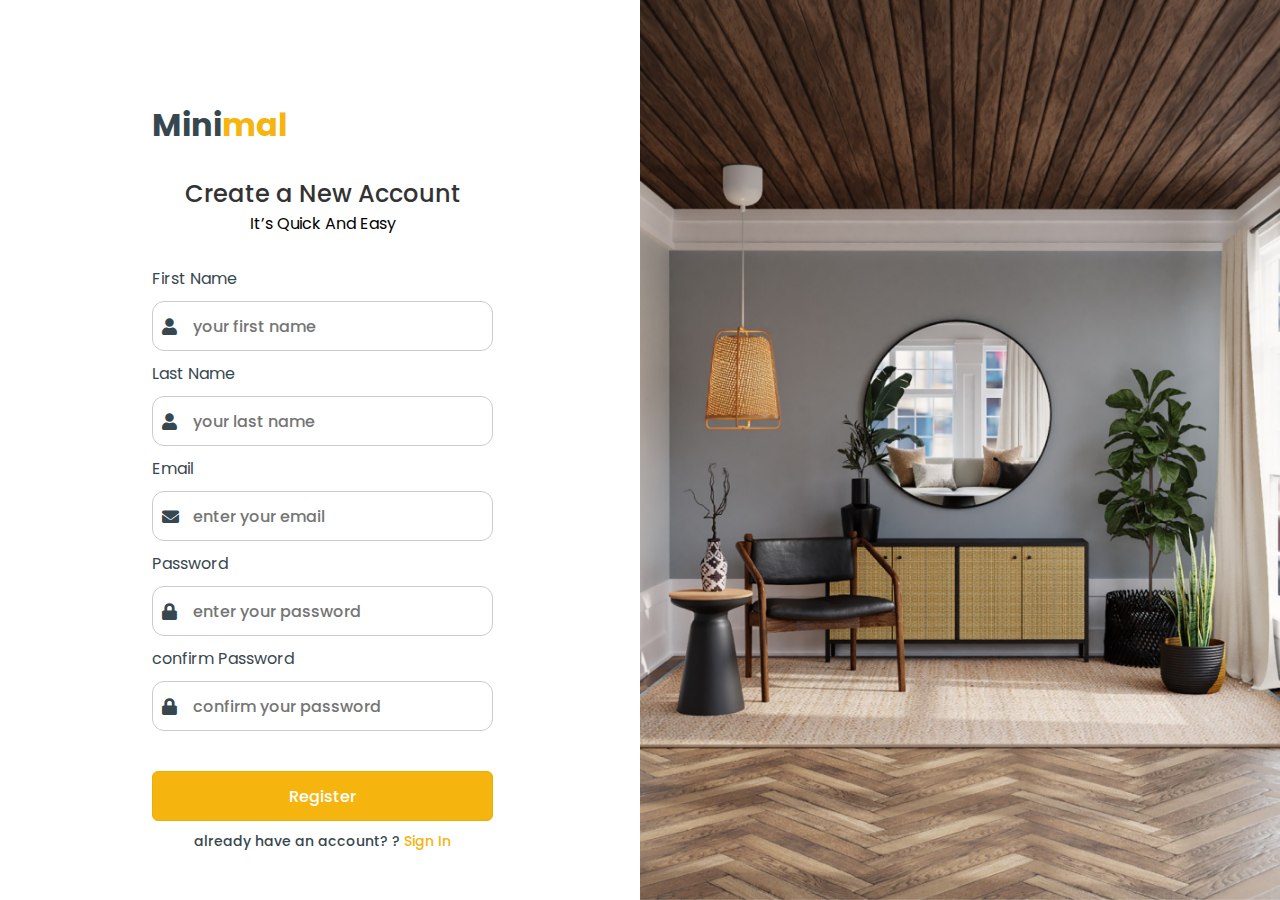
<file: sign up/daftar.html>
<!DOCTYPE html>
<html lang="en" dir="ltr">
  <head>
    <meta charset="UTF-8" />
    <title>Minimal Login</title>
    <link rel="stylesheet" href="stylee.css" />
    <!-- Fontawesome CDN Link -->
    <link rel="stylesheet" href="https://cdnjs.cloudflare.com/ajax/libs/font-awesome/5.15.3/css/all.min.css" />
    <meta name="viewport" content="width=device-width, initial-scale=1.0" />
  </head>
  <body>
    <div class="container">
      <input type="checkbox" id="flip" />
      <div class="cover">
        <div class="front">
          <img src="bg.png" alt="" />
        </div>
      </div>
      <div class="forms">
        <div class="form-content">
          <div class="login-form">
            <h1 style="color: #37474f">Mini<span style="color: #f6b50e">mal</span></h1>
            <div class="title">Create a New Account</div>
            <div style="text-align: center">It’s Quick And Easy</div>
            <form action="#">
              <div class="input-boxes">
                <label for="name">First Name</label>
                <div class="input-box">
                  <i class="fas fa-user" style="padding: 3%"></i>
                  <input type="text" placeholder="your first name" required name="name" />
                </div>
                <label for="password">Last Name</label>
                <div class="input-box">
                  <i class="fas fa-user" style="padding: 3%"></i>
                  <input type="last name" placeholder="your last name" required name="last name" />
                </div>
                <label for="password">Email</label>
                <div class="input-box">
                  <i class="fas fa-envelope" style="padding: 3%"></i>
                  <input type="email" placeholder="enter your email" required name="email" />
                </div>
                <label for="password">Password</label>
                <div class="input-box">
                  <i class="fas fa-lock" style="padding: 3%"></i>
                  <input type="password" placeholder="enter your password" required name="password" />
                </div>
                <label for="password">confirm Password</label>
                <div class="input-box">
                  <i class="fas fa-lock" style="padding: 3%"></i>
                  <input type="password" placeholder="confirm your password" required name="password" />
                </div>
                <div class="button input-box">
                  <input type="Register" value="Register" style="text-align: center" />
                </div>
                <div class="text sign-in-text" style="text-align: center">already have an account? ? <label for="flip" style="color: #f6b50e">Sign In</label></div>
              </div>
            </form>
          </div>
        </div>
      </div>
    </div>
  </body>
</html>
</file>
<file: sign up/stylee.css>
/* Google Font Link */
@import url("https://fonts.googleapis.com/css2?family=Poppins:wght@200;300;400;500;600;700&display=swap");
* {
  margin: 0;
  padding: 0;
  box-sizing: border-box;
  font-family: "Poppins", sans-serif;
}
body {
  min-height: 100vh;
  display: flex;
  /* align-items: center; */
  justify-content: center;
}
.container {
  position: relative;
  /* max-width: 850px; */
  width: 100%;
  background: #fff;
  padding: 40px 30px;
  /* box-shadow: 0 5px 10px rgba(0,0,0,0.2); */
  /* perspective: 2700px; */
}
.container .cover {
  position: absolute;
  top: 0;
  left: 50%;
  height: 100%;
  width: 50%;
  z-index: 98;
  transition: all 1s ease;
  transform-origin: left;
  transform-style: preserve-3d;
  text-align: left;
}
.container #flip:checked ~ .cover {
  transform: rotateY(-180deg);
}
.container .cover .front,
.container .cover .back {
  position: absolute;
  top: 0;
  left: 0;
  height: 100%;
  width: 100%;
}
.cover .back {
  transform: rotateY(180deg);
  backface-visibility: hidden;
}
.container .cover::before,
.container .cover::after {
  content: "";
  position: absolute;
  height: 100%;
  width: 100%;
  opacity: 0.5;
  z-index: 12;
}
.container .cover::after {
  opacity: 0.3;
  transform: rotateY(180deg);
  backface-visibility: hidden;
}
.container .cover img {
  position: absolute;
  height: 100%;
  width: 100%;
  object-fit: cover;
  z-index: 10;
}
.container .cover .text {
  position: absolute;
  z-index: 130;
  height: 100%;
  width: 100%;
  display: flex;
  flex-direction: column;
  align-items: center;
  justify-content: center;
}
.cover .text .text-1,
.cover .text .text-2 {
  font-size: 26px;
  font-weight: 600;
  color: #fff;
  text-align: center;
}
.cover .text .text-2 {
  font-size: 15px;
  font-weight: 500;
}
.container .forms {
  height: 100%;
  width: 100%;
  background: #fff;
}
.container .form-content {
  display: flex;
  align-items: center;
  justify-content: space-between;
}
.form-content .login-form {
  width: calc(100% / 2 - 25px);
  margin-top: 5%;
  padding: 0 10%;
}
.forms .form-content .title {
  margin-top: 8%;
  text-align: center;
  position: relative;
  font-size: 24px;
  font-weight: 500;
  color: #333;
}

.forms .form-content .input-boxes {
  margin-top: 30px;
}
.forms .form-content .input-box {
  display: flex;
  align-items: center;
  height: 50px;
  width: 100%;
  margin: 10px 0;
  position: relative;
}
.form-content .input-box input {
  height: 100%;
  width: 100%;
  padding: 0 40px;
  font-size: 16px;
  font-weight: 500;
  border-radius: 0.75rem;
  border: 1px solid #cacbce;
  transition: all 0.3s ease;
}
.form-content .input-box input:focus,
.form-content .input-box input:valid {
  border-color: #e9ae0c;
}
.form-content .input-box i {
  position: absolute;
  color: #37474f;
  font-size: 17px;
}
.forms .form-content .text {
  font-size: 14px;
  font-weight: 500;
  color: #37474f;
}
.forms .form-content .text a {
  text-decoration: none;
}
.forms .form-content .text a:hover {
  text-decoration: underline;
}
.forms .form-content .button {
  color: #fff;
  margin-top: 40px;
}
.forms .form-content .button input {
  color: #fff;
  background: #f6b50e;
  border-radius: 6px;
  padding: 0;
  cursor: pointer;
  transition: all 0.4s ease;
}
.forms .form-content .button input:hover {
  background: #f6b50e;
}
.forms .form-content label {
  color: #37474f;
  cursor: pointer;
}
.forms .form-content label:hover {
  text-decoration: underline;
}
.forms .form-content .login-text {
  text-align: center;
  margin-top: 25px;
}
.container #flip {
  display: none;
}
@media (max-width: 730px) {
  .container .cover {
    display: none;
  }
  .form-content .login-form {
    width: 100%;
  }
  .form-content .signup-form {
    display: none;
  }
  .container #flip:checked ~ .forms .signup-form {
    display: block;
  }
  .container #flip:checked ~ .forms .login-form {
    display: none;
  }
}
</file>
